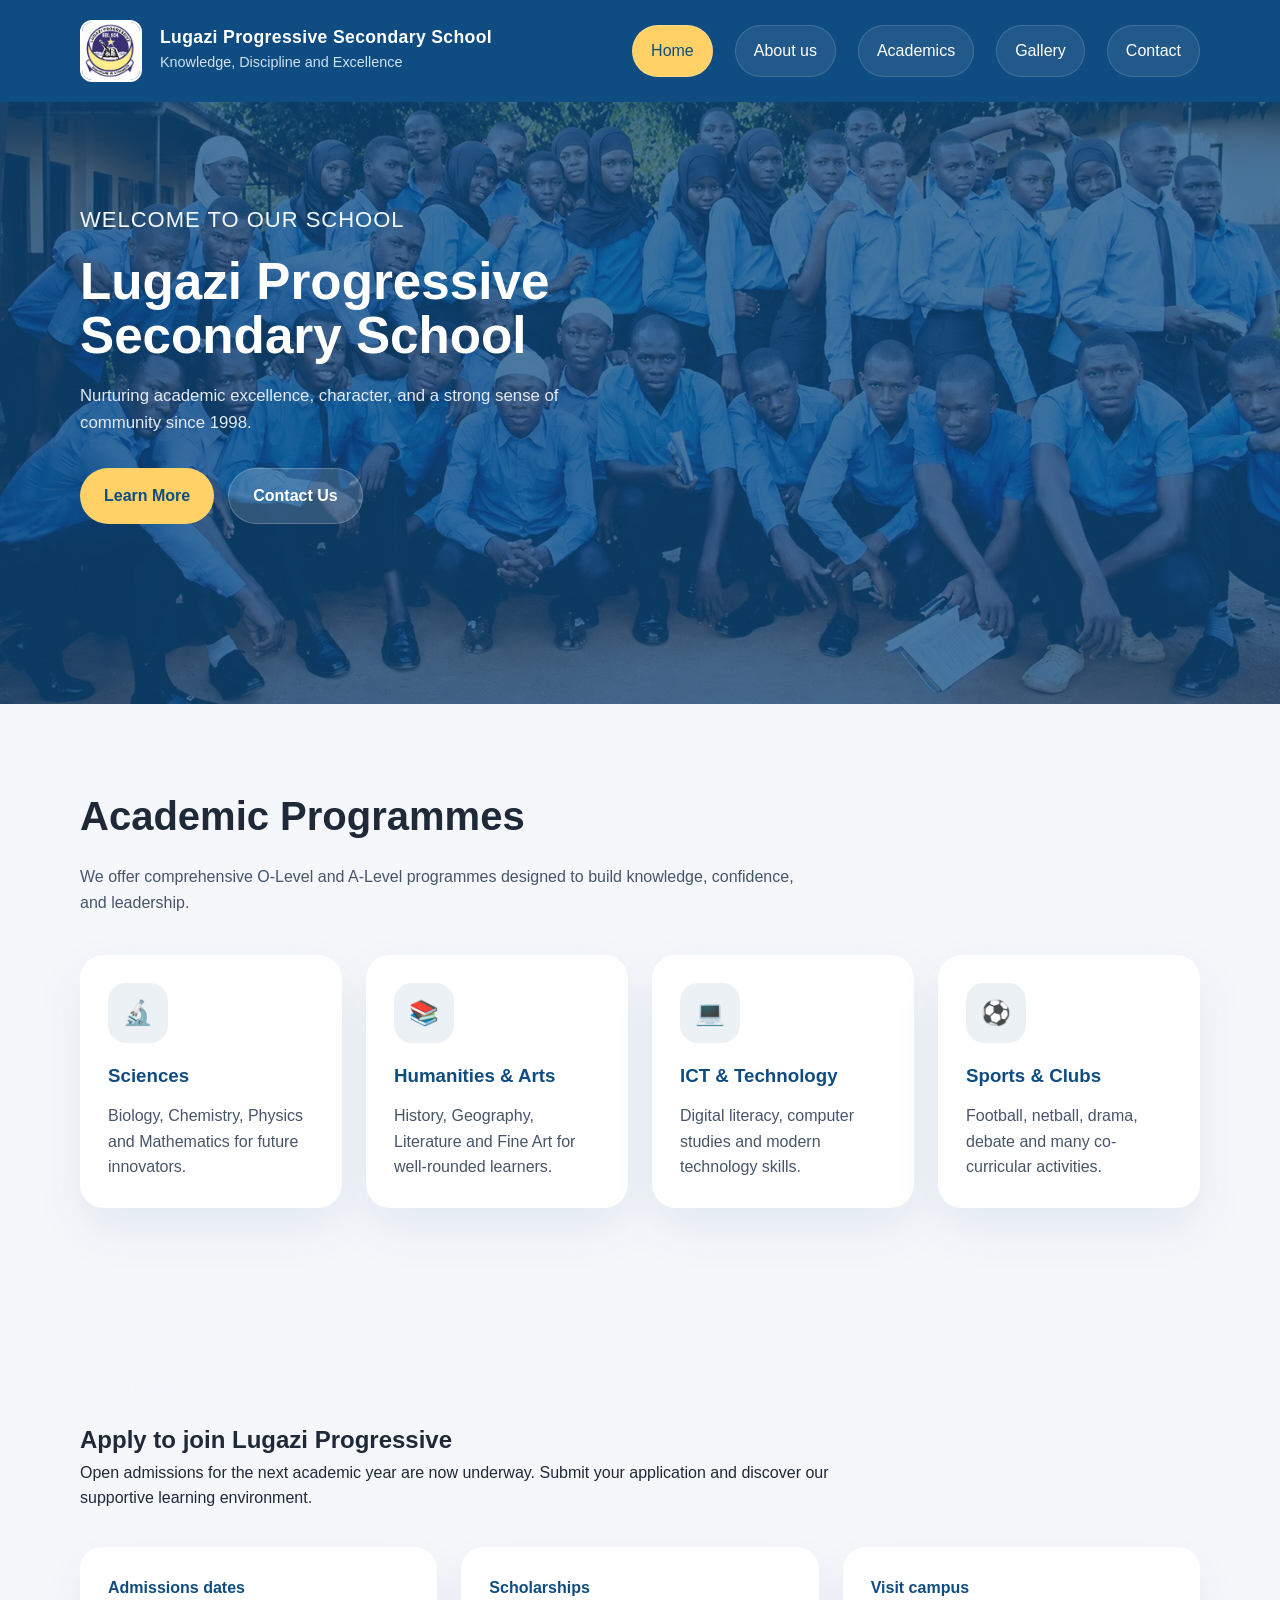
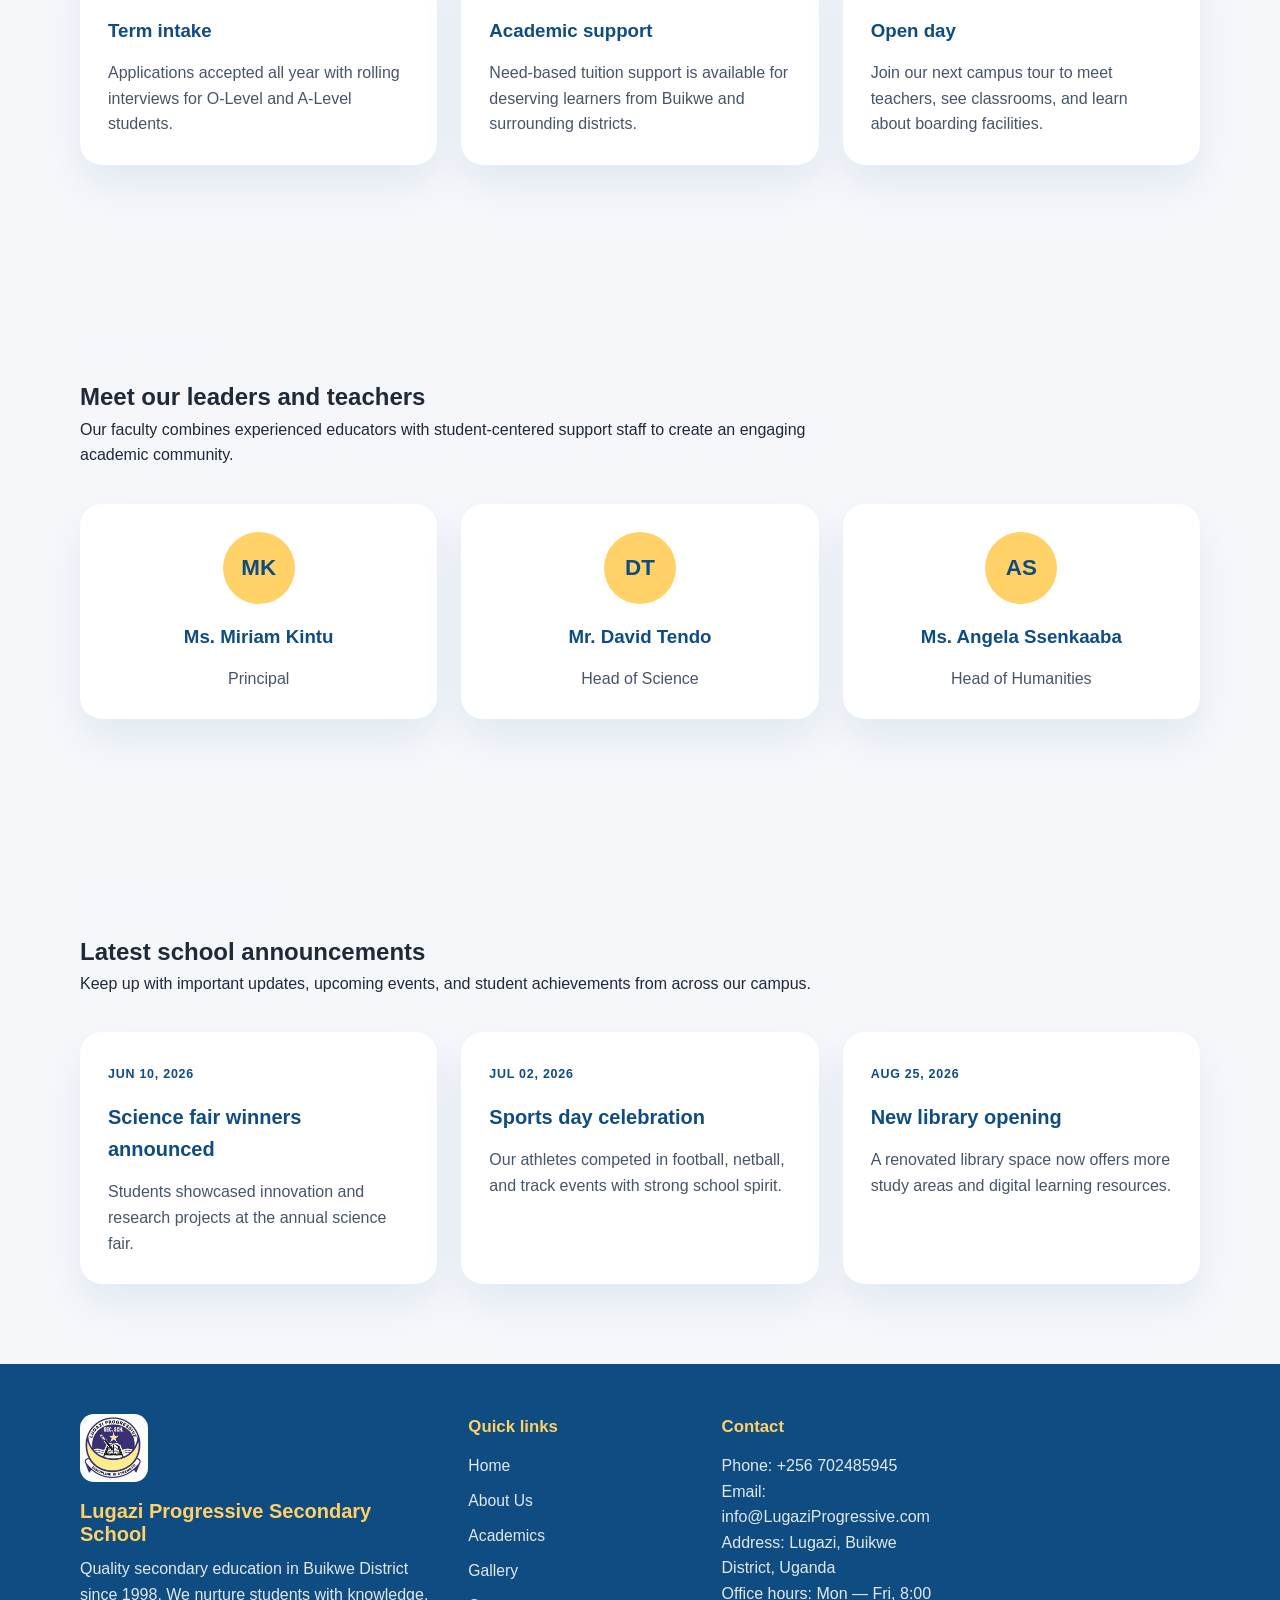
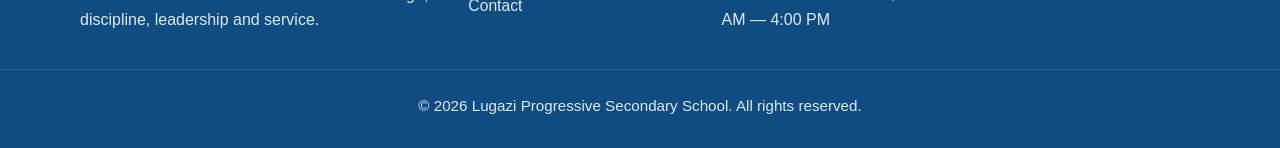
<file: blessedbackup/index.html>
<!doctype html>
<html lang="en">
  <head>
    <meta charset="UTF-8" />
    <meta name="viewport" content="width=device-width, initial-scale=1.0" />
    <title>Lugazi Progressive Secondary School</title>
    <link rel="stylesheet" href="Assets/css/style.css" />
    <script src="./Assets/js/"></script>
  </head>

  <body class="page-home">
    <nav>
      <div class="container">
        <div class="logo">
          <div class="logo-img">
            <img src="./Assets/img/school logo.jpeg" alt="School logo" />
          </div>
          <div class="logo-text">
            <h1>Lugazi Progressive Secondary School</h1>
            <p>Knowledge, Discipline and Excellence</p>
          </div>
        </div>
        <div class="nav-items">
          <a href="./index.html" class="nav-link home-link">Home</a>
          <a href="./AboutUs.html" class="nav-link about-link">About us</a>
          <a href="./Academics.html" class="nav-link academics-link">Academics</a>
          <a href="./Gallery.html" class="nav-link gallery-link">Gallery</a>
          <a href="./ContactUs.html" class="nav-link contact-link">Contact</a>
        </div>
      </div>
    </nav>

    <main>
      <section class="hero">
        <div class="container">
          <div class="hero-content">
            <p class="eyebrow">Welcome to our school</p>
            <h1>Lugazi Progressive Secondary School</h1>
            <p class="hero-copy">Nurturing academic excellence, character, and a strong sense of community since 1998.</p>
            <div class="hero-actions">
              <a class="btn btn-primary" href="./AboutUs.html">Learn More</a>
              <a class="btn btn-secondary" href="./ContactUs.html">Contact Us</a>
            </div>
          </div>
        </div>
      </section>

      <section class="programs-intro">
        <div class="container">
          <div class="programs-header">
            <h2>Academic Programmes</h2>
            <p>We offer comprehensive O-Level and A-Level programmes designed to build knowledge, confidence, and leadership.</p>
          </div>
          <div class="programs-grid">
            <article class="program-card">
              <span class="program-icon">🔬</span>
              <h3>Sciences</h3>
              <p>Biology, Chemistry, Physics and Mathematics for future innovators.</p>
            </article>
            <article class="program-card">
              <span class="program-icon">📚</span>
              <h3>Humanities & Arts</h3>
              <p>History, Geography, Literature and Fine Art for well-rounded learners.</p>
            </article>
            <article class="program-card">
              <span class="program-icon">💻</span>
              <h3>ICT & Technology</h3>
              <p>Digital literacy, computer studies and modern technology skills.</p>
            </article>
            <article class="program-card">
              <span class="program-icon">⚽</span>
              <h3>Sports & Clubs</h3>
              <p>Football, netball, drama, debate and many co-curricular activities.</p>
            </article>
          </div>
        </div>
      </section>

      <section class="admissions-highlights">
        <div class="container">
          <div class="section-head">
            <p class="eyebrow">Admissions</p>
            <h2>Apply to join Lugazi Progressive</h2>
            <p>Open admissions for the next academic year are now underway. Submit your application and discover our supportive learning environment.</p>
          </div>
          <div class="admissions-grid">
            <article class="admission-card">
              <span>Admissions dates</span>
              <h3>Term intake</h3>
              <p>Applications accepted all year with rolling interviews for O-Level and A-Level students.</p>
            </article>
            <article class="admission-card">
              <span>Scholarships</span>
              <h3>Academic support</h3>
              <p>Need-based tuition support is available for deserving learners from Buikwe and surrounding districts.</p>
            </article>
            <article class="admission-card">
              <span>Visit campus</span>
              <h3>Open day</h3>
              <p>Join our next campus tour to meet teachers, see classrooms, and learn about boarding facilities.</p>
            </article>
          </div>
        </div>
      </section>

      <section class="team-section">
        <div class="container">
          <div class="section-head">
            <p class="eyebrow">Our team</p>
            <h2>Meet our leaders and teachers</h2>
            <p>Our faculty combines experienced educators with student-centered support staff to create an engaging academic community.</p>
          </div>
          <div class="team-grid">
            <article class="team-card">
              <div class="team-avatar">MK</div>
              <h3>Ms. Miriam Kintu</h3>
              <p>Principal</p>
            </article>
            <article class="team-card">
              <div class="team-avatar">DT</div>
              <h3>Mr. David Tendo</h3>
              <p>Head of Science</p>
            </article>
            <article class="team-card">
              <div class="team-avatar">AS</div>
              <h3>Ms. Angela Ssenkaaba</h3>
              <p>Head of Humanities</p>
            </article>
          </div>
        </div>
      </section>

      <section class="news-section">
        <div class="container">
          <div class="section-head">
            <p class="eyebrow">News & events</p>
            <h2>Latest school announcements</h2>
            <p>Keep up with important updates, upcoming events, and student achievements from across our campus.</p>
          </div>
          <div class="news-grid">
            <article class="news-card">
              <span class="news-date">Jun 10, 2026</span>
              <h3>Science fair winners announced</h3>
              <p>Students showcased innovation and research projects at the annual science fair.</p>
            </article>
            <article class="news-card">
              <span class="news-date">Jul 02, 2026</span>
              <h3>Sports day celebration</h3>
              <p>Our athletes competed in football, netball, and track events with strong school spirit.</p>
            </article>
            <article class="news-card">
              <span class="news-date">Aug 25, 2026</span>
              <h3>New library opening</h3>
              <p>A renovated library space now offers more study areas and digital learning resources.</p>
            </article>
          </div>
        </div>
      </section>
    </main>

     <div id="footer-container">
       <script src="Assets/js/footer.js"></script>
       <footer class="site-footer">
        <div class="footer-top">
          <div class="footer-brand">
            <div class="footer-logo">
              <img src="./Assets/img/school logo.jpeg" alt="School logo" />
            </div>
            <h2>Lugazi Progressive Secondary School</h2>
            <p>Quality secondary education in Buikwe District since 1998. We nurture students with knowledge, discipline, leadership and service.</p>
            <!-- <div class="footer-social">
              <a href="#" aria-label="X">𝕏</a>
              <a href="#" aria-label="Facebook">f</a>
              <a href="#" aria-label="LinkedIn">in</a>
              <a href="#" aria-label="YouTube">▶</a>
            </div> -->
          </div>
          <div class="footer-col">
            <h3>Quick links</h3>
            <ul>
              <li><a href="./index.html">Home</a></li>
              <li><a href="./AboutUs.html">About Us</a></li>
              <li><a href="./Academics.html">Academics</a></li>
              <li><a href="./Gallery.html">Gallery</a></li>
              <li><a href="./ContactUs.html">Contact</a></li>
            </ul>
          </div>
          <div class="footer-col footer-contact">
            <h3>Contact</h3>
            <p>Phone: +256 702485945</p>
            <p>Email: info@LugaziProgressive.com</p>
            <p>Address: Lugazi, Buikwe District, Uganda</p>
            <p>Office hours: Mon — Fri, 8:00 AM — 4:00 PM</p>
          </div>
        </div>
        
        <div class="footer-bottom">
          <p>© 2026 Lugazi Progressive Secondary School. All rights reserved.</p>
        </div>
      </footer>
      
     </div>
  </body>
</html>
</file>
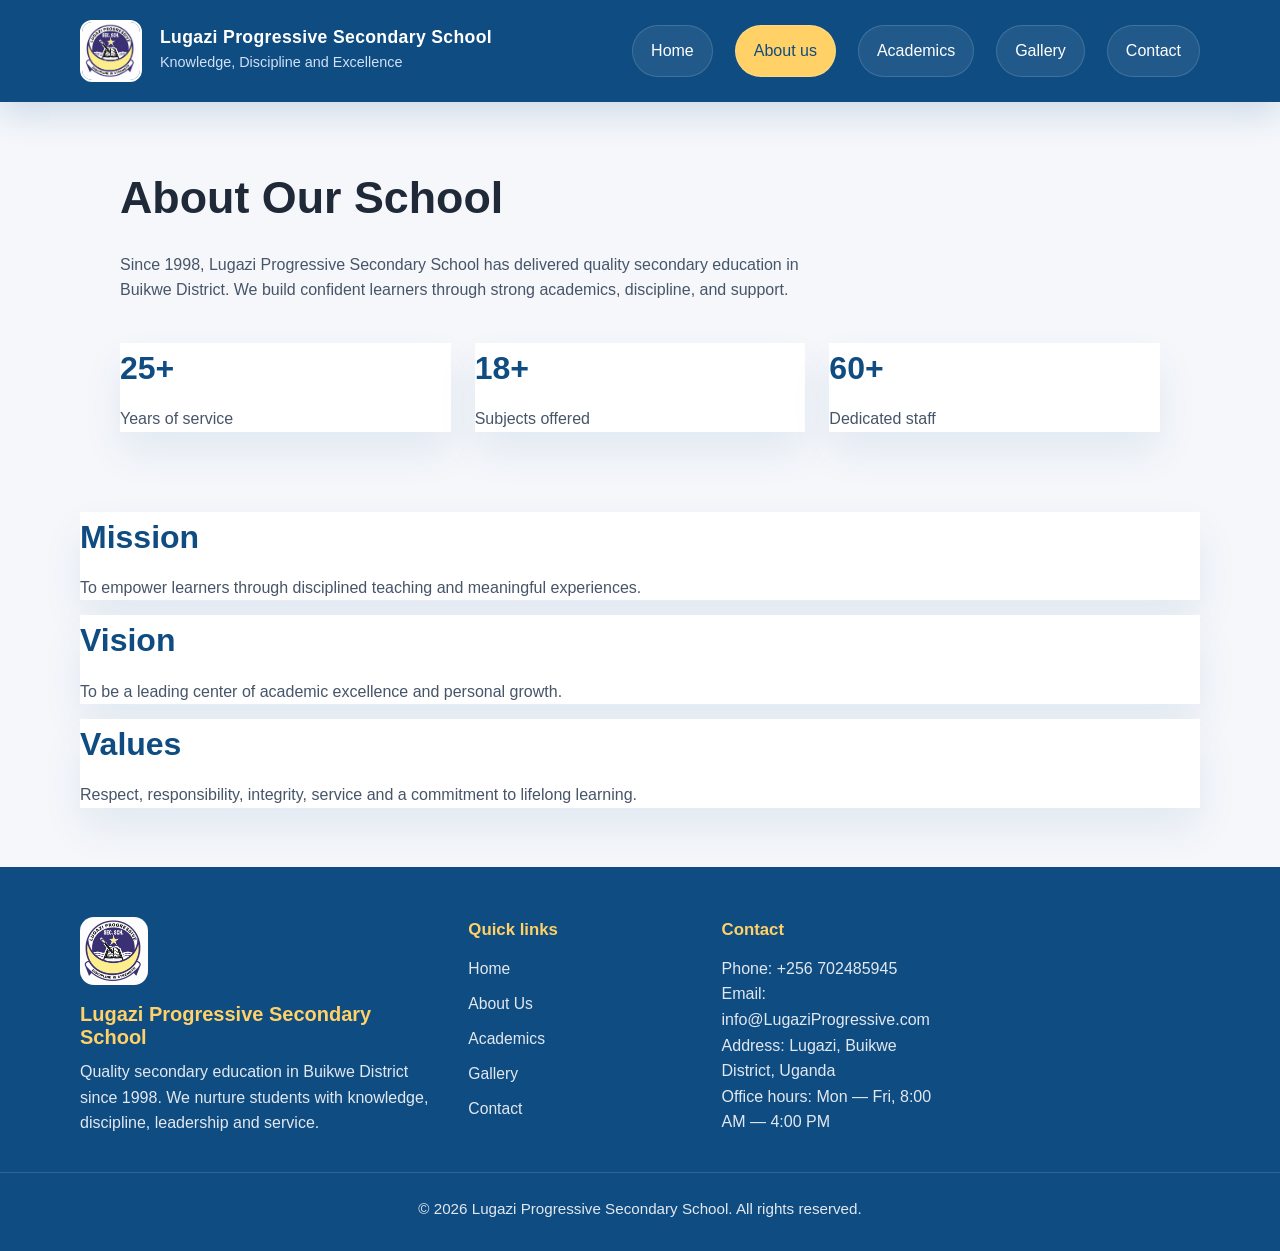
<file: blessedbackup/AboutUs.html>
<!DOCTYPE html>
<html lang="en">

<head>
    <meta charset="UTF-8" />
    <meta name="viewport" content="width=device-width, initial-scale=1.0" />
    <title>About Us — Lugazi Progressive Secondary School</title>
    <link rel="stylesheet" href="Assets/css/style.css">
</head>

<body class="page-about">
    <nav>
      <div class="container">
        <div class="logo">
          <div class="logo-img">
            <img src="./Assets/img/school logo.jpeg" alt="School logo" />
          </div>
          <div class="logo-text">
            <h1>Lugazi Progressive Secondary School</h1>
            <p>Knowledge, Discipline and Excellence</p>
          </div>
        </div>
        <div class="nav-items">
          <a href="./index.html" class="nav-link home-link">Home</a>
          <a href="./AboutUs.html" class="nav-link about-link">About us</a>
          <a href="./Academics.html" class="nav-link academics-link">Academics</a>
          <a href="./Gallery.html" class="nav-link gallery-link">Gallery</a>
          <a href="./ContactUs.html" class="nav-link contact-link">Contact</a>
        </div>
      </div>
    </nav>

    <main>
        <section class="about-hero">
          <div class="container">
          <div class="container">
          <div class="container">
            <div class="about-intro">
                <h1>About Our School</h1>
                <p>Since 1998, Lugazi Progressive Secondary School has delivered quality secondary education in Buikwe District. We build confident learners through strong academics, discipline, and support.</p>
            </div>
            <div class="about-stats">
                <div class="stat-card">
                    <strong>25+</strong>
                    <span>Years of service</span>
                </div>
                <div class="stat-card">
                    <strong>18+</strong>
                    <span>Subjects offered</span>
                </div>
                <div class="stat-card">
                    <strong>60+</strong>
                    <span>Dedicated staff</span>
                </div>
            </div>
          </div>
          </div>
          </div>
        </section>

        <section class="school-values">
          <div class="container">
            <div class="value-card">
                <h2>Mission</h2>
                <p>To empower learners through disciplined teaching and meaningful experiences.</p>
            </div>
            <div class="value-card">
                <h2>Vision</h2>
                <p>To be a leading center of academic excellence and personal growth.</p>
            </div>
            <div class="value-card">
                <h2>Values</h2>
                <p>Respect, responsibility, integrity, service and a commitment to lifelong learning.</p>
            </div>
          </div>
        </section>
    </main>

      <div id="footer-container">
       <script src="Assets/js/footer.js"></script>
       <footer class="site-footer">
        <div class="footer-top">
          <div class="footer-brand">
            <div class="footer-logo">
              <img src="./Assets/img/school logo.jpeg" alt="School logo" />
            </div>
            <h2>Lugazi Progressive Secondary School</h2>
            <p>Quality secondary education in Buikwe District since 1998. We nurture students with knowledge, discipline, leadership and service.</p>
            <!-- <div class="footer-social">
              <a href="#" aria-label="X">𝕏</a>
              <a href="#" aria-label="Facebook">f</a>
              <a href="#" aria-label="LinkedIn">in</a>
              <a href="#" aria-label="YouTube">▶</a>
            </div> -->
          </div>
          <div class="footer-col">
            <h3>Quick links</h3>
            <ul>
              <li><a href="./index.html">Home</a></li>
              <li><a href="./AboutUs.html">About Us</a></li>
              <li><a href="./Academics.html">Academics</a></li>
              <li><a href="./Gallery.html">Gallery</a></li>
              <li><a href="./ContactUs.html">Contact</a></li>
            </ul>
          </div>
          <div class="footer-col footer-contact">
            <h3>Contact</h3>
            <p>Phone: +256 702485945</p>
            <p>Email: info@LugaziProgressive.com</p>
            <p>Address: Lugazi, Buikwe District, Uganda</p>
            <p>Office hours: Mon — Fri, 8:00 AM — 4:00 PM</p>
          </div>
        </div>
        
        <div class="footer-bottom">
          <p>© 2026 Lugazi Progressive Secondary School. All rights reserved.</p>
        </div>
      </footer>
      
     </div>
</html>
</file>
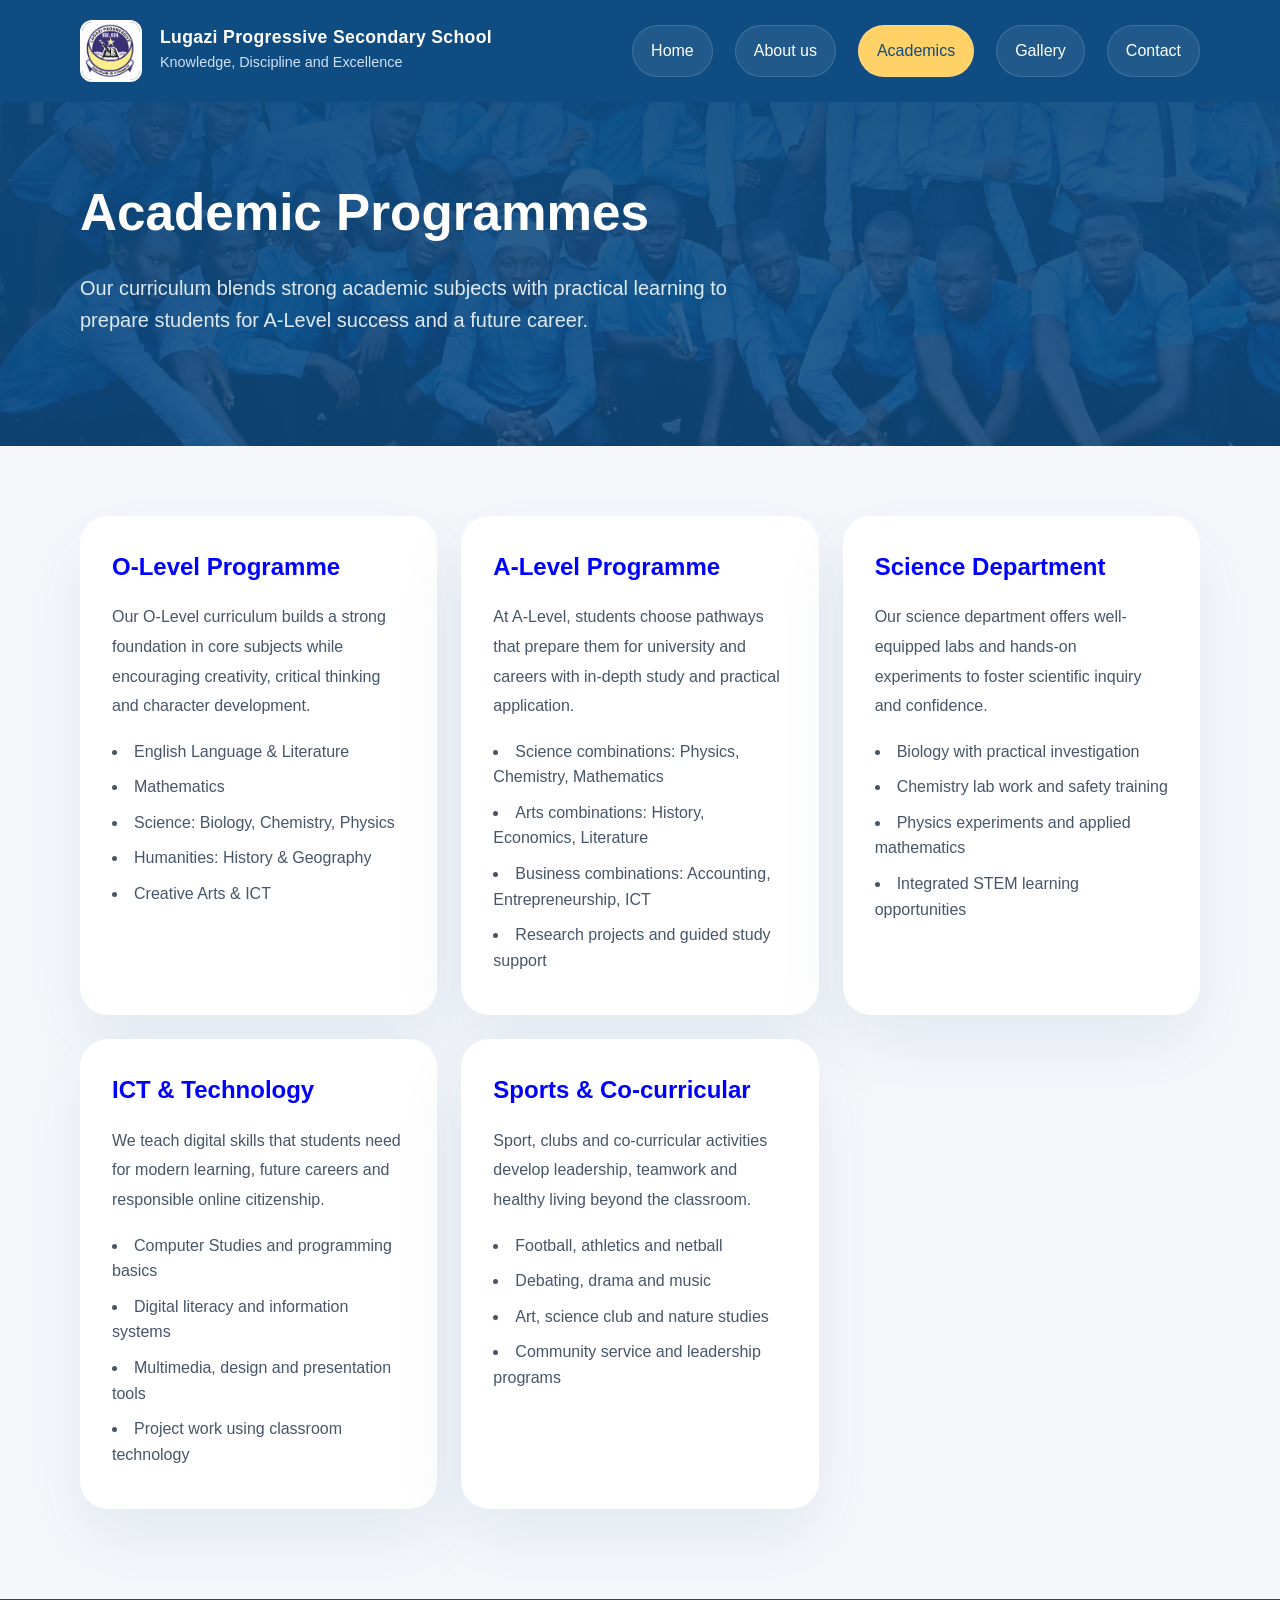
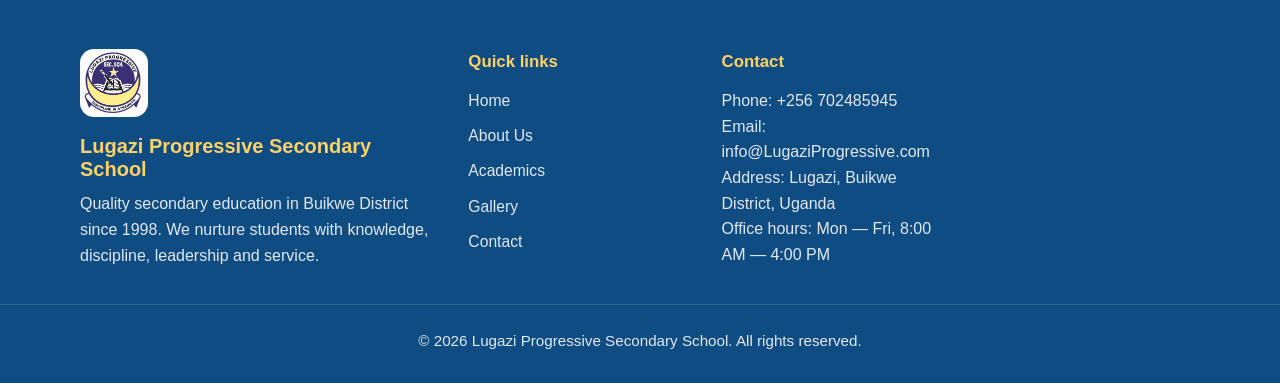
<file: blessedbackup/Academics.html>
<!DOCTYPE html>
<html lang="en">

<head>
    <meta charset="UTF-8" />
    <meta name="viewport" content="width=device-width, initial-scale=1.0" />
    <title>Academics — Lugazi Progressive Secondary School</title>
    <link rel="stylesheet" href="Assets/css/style.css">
</head>

<body class="page-academics">
    <nav>
      <div class="container">
        <div class="logo">
          <div class="logo-img">
            <img src="./Assets/img/school logo.jpeg" alt="School logo" />
          </div>
          <div class="logo-text">
            <h1>Lugazi Progressive Secondary School</h1>
            <p>Knowledge, Discipline and Excellence</p>
          </div>
        </div>
        <div class="nav-items">
          <a href="./index.html" class="nav-link home-link">Home</a>
          <a href="./AboutUs.html" class="nav-link about-link">About us</a>
          <a href="./Academics.html" class="nav-link academics-link">Academics</a>
          <a href="./Gallery.html" class="nav-link gallery-link">Gallery</a>
          <a href="./ContactUs.html" class="nav-link contact-link">Contact</a>
        </div>
      </div>
    </nav>

    <main>
        <section class="academics-hero">
          <div class="container">
            <div class="academics-intro">
                <h1>Academic Programmes</h1>
                <p>Our curriculum blends strong academic subjects with practical learning to prepare students for A-Level success and a future career.</p>
            </div>
          </div>
        </section>

        <section class="course-sections">
          <div class="container">
            <article class="course-summary">
              <h2>O-Level Programme</h2>
              <p>Our O-Level curriculum builds a strong foundation in core subjects while encouraging creativity, critical thinking and character development.</p>
              <ul>
                <li>English Language & Literature</li>
                <li>Mathematics</li>
                <li>Science: Biology, Chemistry, Physics</li>
                <li>Humanities: History & Geography</li>
                <li>Creative Arts & ICT</li>
              </ul>
            </article>

            <article class="course-summary">
              <h2>A-Level Programme</h2>
              <p>At A-Level, students choose pathways that prepare them for university and careers with in-depth study and practical application.</p>
              <ul>
                <li>Science combinations: Physics, Chemistry, Mathematics</li>
                <li>Arts combinations: History, Economics, Literature</li>
                <li>Business combinations: Accounting, Entrepreneurship, ICT</li>
                <li>Research projects and guided study support</li>
              </ul>
            </article>

            <article class="course-summary">
              <h2>Science Department</h2>
              <p>Our science department offers well-equipped labs and hands-on experiments to foster scientific inquiry and confidence.</p>
              <ul>
                <li>Biology with practical investigation</li>
                <li>Chemistry lab work and safety training</li>
                <li>Physics experiments and applied mathematics</li>
                <li>Integrated STEM learning opportunities</li>
              </ul>
            </article>

            <article class="course-summary">
              <h2>ICT & Technology</h2>
              <p>We teach digital skills that students need for modern learning, future careers and responsible online citizenship.</p>
              <ul>
                <li>Computer Studies and programming basics</li>
                <li>Digital literacy and information systems</li>
                <li>Multimedia, design and presentation tools</li>
                <li>Project work using classroom technology</li>
              </ul>
            </article>

            <article class="course-summary">
              <h2>Sports & Co-curricular</h2>
              <p>Sport, clubs and co-curricular activities develop leadership, teamwork and healthy living beyond the classroom.</p>
              <ul>
                <li>Football, athletics and netball</li>
                <li>Debating, drama and music</li>
                <li>Art, science club and nature studies</li>
                <li>Community service and leadership programs</li>
              </ul>
            </article>
          </div>
        </section>
    </main>

     <div id="footer-container">
       <script src="Assets/js/footer.js"></script>
       <footer class="site-footer">
        <div class="footer-top">
          <div class="footer-brand">
            <div class="footer-logo">
              <img src="./Assets/img/school logo.jpeg" alt="School logo" />
            </div>
            <h2>Lugazi Progressive Secondary School</h2>
            <p>Quality secondary education in Buikwe District since 1998. We nurture students with knowledge, discipline, leadership and service.</p>
            <!-- <div class="footer-social">
              <a href="#" aria-label="X">𝕏</a>
              <a href="#" aria-label="Facebook">f</a>
              <a href="#" aria-label="LinkedIn">in</a>
              <a href="#" aria-label="YouTube">▶</a>
            </div> -->
          </div>
          <div class="footer-col">
            <h3>Quick links</h3>
            <ul>
              <li><a href="./index.html">Home</a></li>
              <li><a href="./AboutUs.html">About Us</a></li>
              <li><a href="./Academics.html">Academics</a></li>
              <li><a href="./Gallery.html">Gallery</a></li>
              <li><a href="./ContactUs.html">Contact</a></li>
            </ul>
          </div>
          <div class="footer-col footer-contact">
            <h3>Contact</h3>
            <p>Phone: +256 702485945</p>
            <p>Email: info@LugaziProgressive.com</p>
            <p>Address: Lugazi, Buikwe District, Uganda</p>
            <p>Office hours: Mon — Fri, 8:00 AM — 4:00 PM</p>
          </div>
        </div>
        
        <div class="footer-bottom">
          <p>© 2026 Lugazi Progressive Secondary School. All rights reserved.</p>
        </div>
      </footer>
      
     </div>
</body>
</html>
</file>
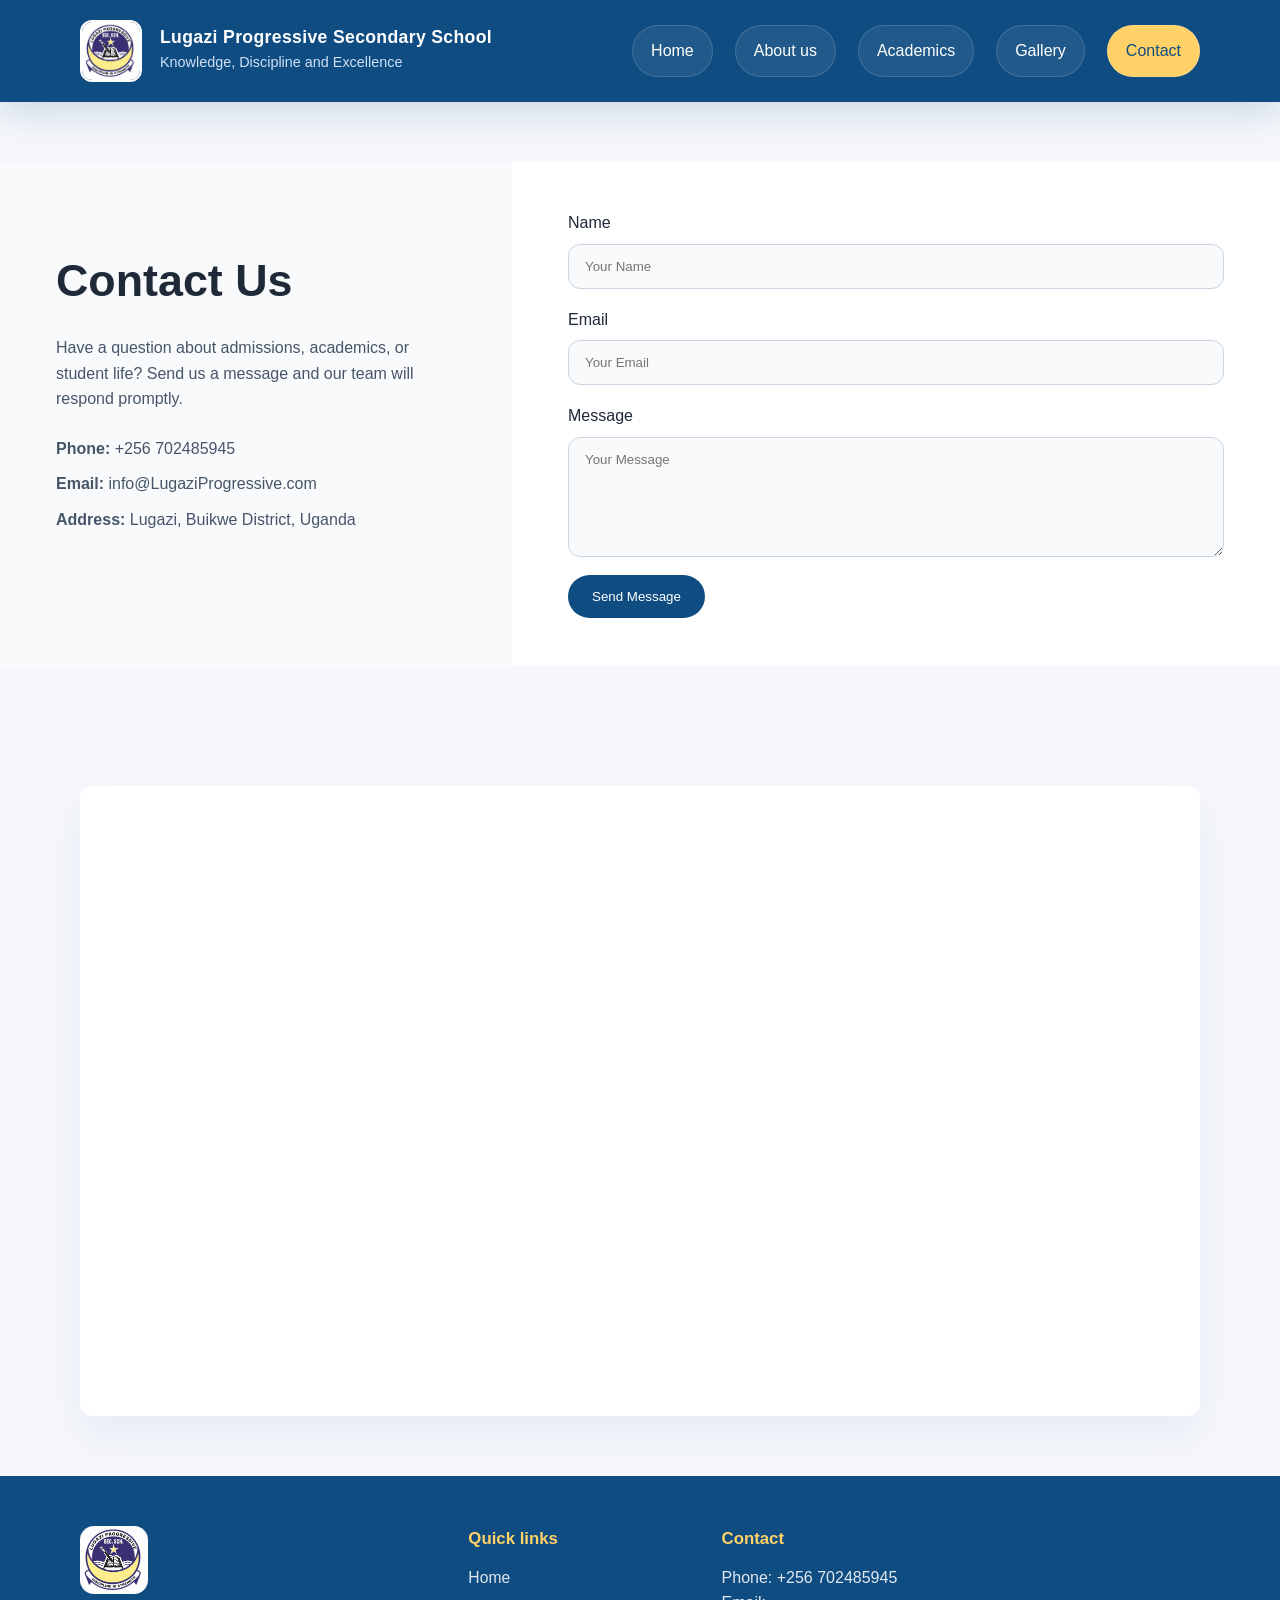
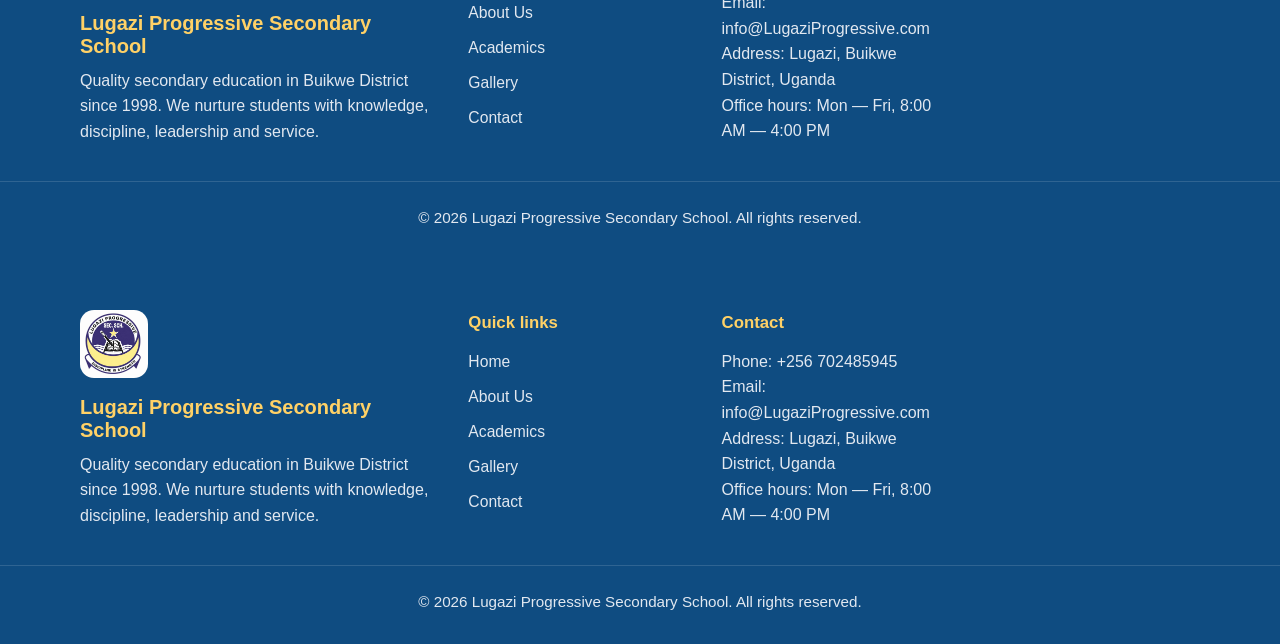
<file: blessedbackup/ContactUs.html>
<!doctype html>
<html lang="en">
  <head>
    <meta charset="UTF-8" />
    <meta name="viewport" content="width=device-width, initial-scale=1.0" />
    <title>Contact Us — Lugazi Progressive Secondary School</title>
    <link rel="stylesheet" href="Assets/css/style.css" />
  </head>

<body class="page-contact">
    <nav>
      <div class="container">
        <div class="logo">
          <div class="logo-img">
            <img src="./Assets/img/school logo.jpeg" alt="School logo" />
          </div>
          <div class="logo-text">
            <h1>Lugazi Progressive Secondary School</h1>
            <p>Knowledge, Discipline and Excellence</p>
          </div>
        </div>
        <div class="nav-items">
          <a href="./index.html" class="nav-link home-link">Home</a>
          <a href="./AboutUs.html" class="nav-link about-link">About us</a>
          <a href="./Academics.html" class="nav-link academics-link">Academics</a>
          <a href="./Gallery.html" class="nav-link gallery-link">Gallery</a>
          <a href="./ContactUs.html" class="nav-link contact-link">Contact</a>
        </div>
      </div>
    </nav>
    <main>
      <section class="contact-page">
        <div class="contact-row">
          <div class="contact-left">
            <div class="contact-info">
              <h1>Contact Us</h1>
              <p>Have a question about admissions, academics, or student life? Send us a message and our team will respond promptly.</p>
              <ul>
                <li><strong>Phone:</strong> +256 702485945</li>
                <li><strong>Email:</strong> info@LugaziProgressive.com</li>
                <li><strong>Address:</strong> Lugazi, Buikwe District, Uganda</li>
              </ul>
            </div>
          </div>
          <div class="contact-right">
            <div class="contact-form">
              <form>
                <label>
                  Name
                  <input type="text" placeholder="Your Name" required>
                </label>
                <label>
                  Email
                  <input type="email" placeholder="Your Email" required>
                </label>
                <label>
                  Message
                  <textarea rows="6" placeholder="Your Message" required></textarea>
                </label>
                <button type="submit">Send Message</button>
              </form>
            </div>
          </div>
        </div>
      </section>
      <section class="map-section">
        <div class="container">
          <div class="map-responsive">
            <iframe
              src="https://www.google.com/maps/embed?pb=!1m18!1m12!1m3!1d4710.489971248489!2d32.925344418669155!3d0.3645657678363185!2m3!1f0!2f0!3f0!3m2!1i1024!2i768!4f13.1!3m3!1m2!1s0x177dda93bbc9e84b%3A0xdf28d5d7c43ffb9!2sLugazi%20Progressive%20Secondary%20School!5e0!3m2!1sen!2sug!4v1782146062129!5m2!1sen!2sug"
              width="800"
              height="600"
              style="border: 0"
              allowfullscreen=""
              loading="lazy"
              referrerpolicy="no-referrer-when-downgrade"
            ></iframe>
          </div>
        </div>
      </section>
    </main>

     <div id="footer-container"></div>
    <script src="Assets/js/footer.js"></script>
    <footer class="site-footer">
      <div class="footer-top">
        <div class="footer-brand">
          <div class="footer-logo">
            <img src="./Assets/img/school logo.jpeg" alt="School logo" />
          </div>
          <h2>Lugazi Progressive Secondary School</h2>
          <p>Quality secondary education in Buikwe District since 1998. We nurture students with knowledge, discipline, leadership and service.</p>
          <!-- <div class="footer-social">
            <a href="#" aria-label="X">𝕏</a>
            <a href="#" aria-label="Facebook">f</a>
            <a href="#" aria-label="LinkedIn">in</a>
            <a href="#" aria-label="YouTube">▶</a>
          </div> -->
        </div>
        <div class="footer-col">
          <h3>Quick links</h3>
          <ul>
            <li><a href="./index.html">Home</a></li>
            <li><a href="./AboutUs.html">About Us</a></li>
            <li><a href="./Academics.html">Academics</a></li>
            <li><a href="./Gallery.html">Gallery</a></li>
            <li><a href="./ContactUs.html">Contact</a></li>
          </ul>
        </div>
        <div class="footer-col footer-contact">
          <h3>Contact</h3>
          <p>Phone: +256 702485945</p>
          <p>Email: info@LugaziProgressive.com</p>
          <p>Address: Lugazi, Buikwe District, Uganda</p>
          <p>Office hours: Mon — Fri, 8:00 AM — 4:00 PM</p>
        </div>
      </div>
      
      <div class="footer-bottom">
        <p>© 2026 Lugazi Progressive Secondary School. All rights reserved.</p>
      </div>
    </footer>
    
  </body>
</html>
</file>
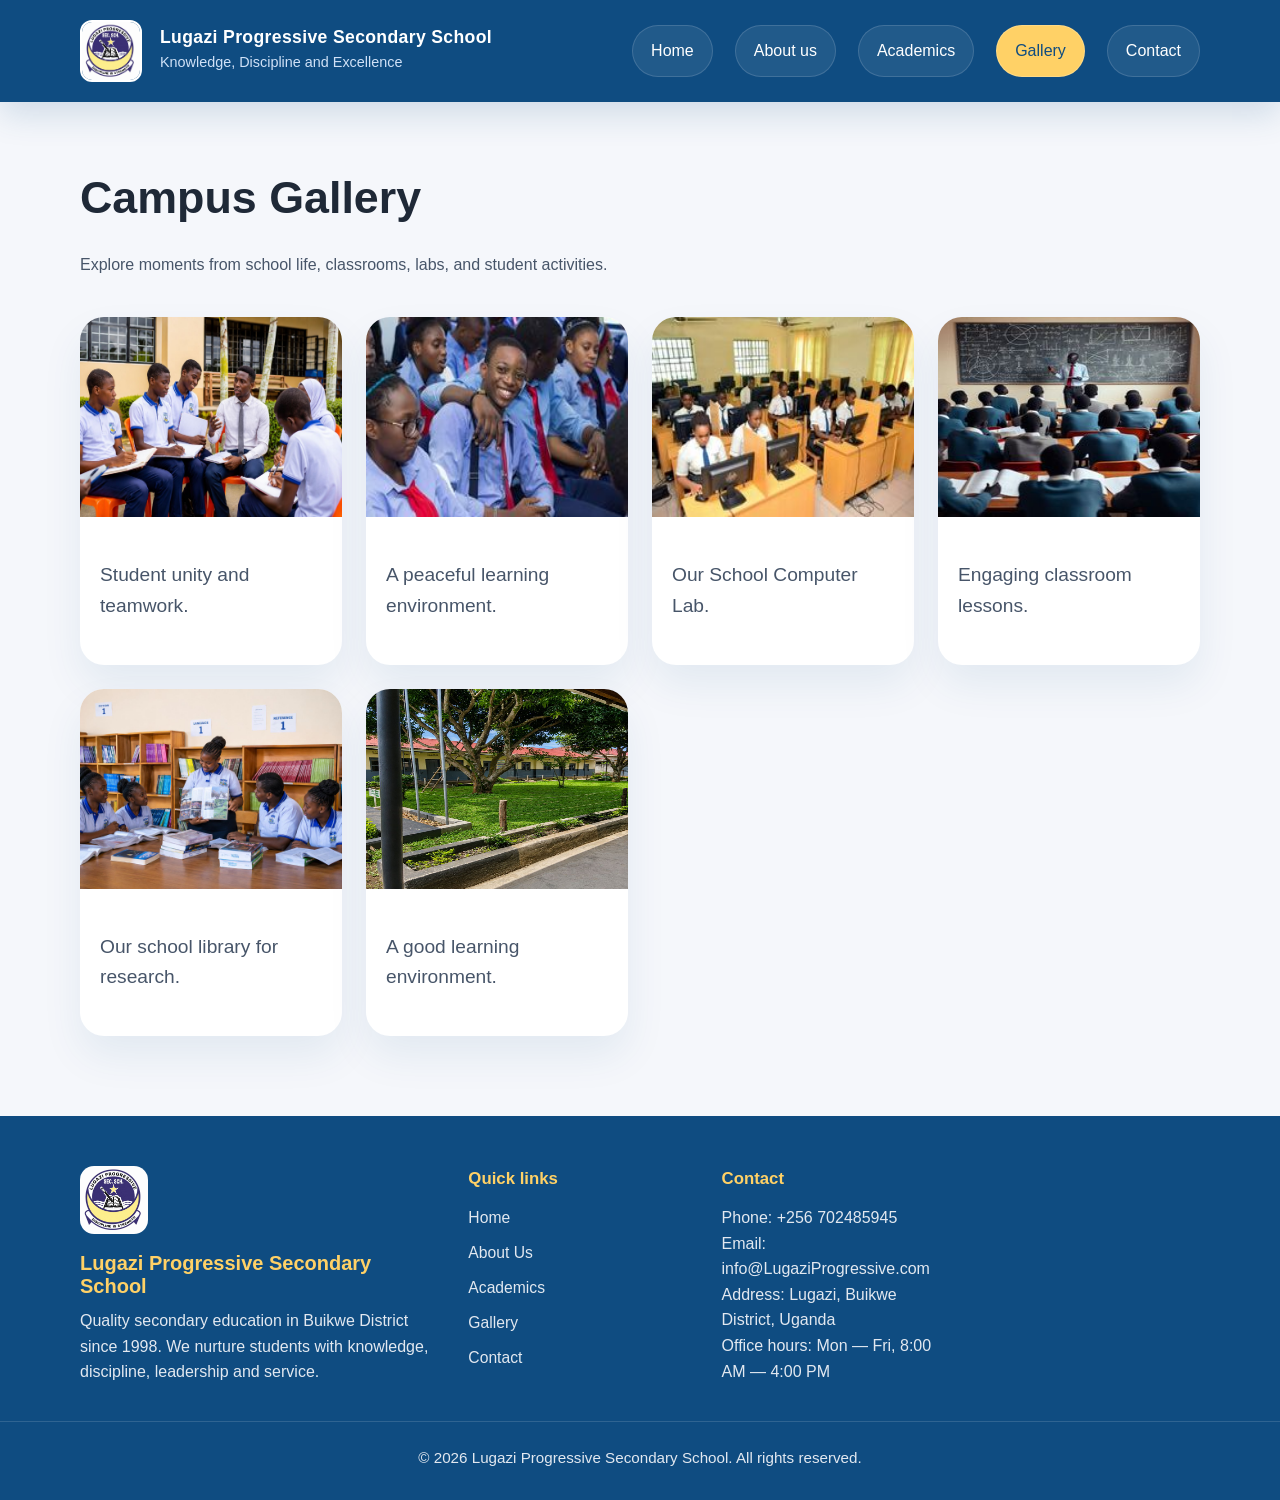
<file: blessedbackup/Gallery.html>
<!DOCTYPE html>
<html lang="en">

<head>
    <meta charset="UTF-8" />
    <meta name="viewport" content="width=device-width, initial-scale=1.0" />
    <title>Gallery — Lugazi Progressive Secondary School</title>
    <link rel="stylesheet" href="Assets/css/style.css">
</head>

<body class="page-gallery">
    <nav>
      <div class="container">
        <div class="logo">
          <div class="logo-img">
            <img src="./Assets/img/school logo.jpeg" alt="School logo" />
          </div>
          <div class="logo-text">
            <h1>Lugazi Progressive Secondary School</h1>
            <p>Knowledge, Discipline and Excellence</p>
          </div>
        </div>
        <div class="nav-items">
          <a href="./index.html" class="nav-link home-link">Home</a>
          <a href="./AboutUs.html" class="nav-link about-link">About us</a>
          <a href="./Academics.html" class="nav-link academics-link">Academics</a>
          <a href="./Gallery.html" class="nav-link gallery-link">Gallery</a>
          <a href="./ContactUs.html" class="nav-link contact-link">Contact</a>
        </div>
      </div>
    </nav>

    <main>
        <section class="gallery-page">
          <div class="container">
            <div class="gallery-header">
                <h1>Campus Gallery</h1>
                <p>Explore moments from school life, classrooms, labs, and student activities.</p>
            </div>
            <div class="gallery-grid">
                <figure>
                    <img src="./Assets/img/group.jpeg" alt="School unity" />
                    <figcaption>Student unity and teamwork.</figcaption>
                </figure>
                <figure>
                    <img src="./Assets/img/peace.jpg" alt="Peace at school" />
                    <figcaption>A peaceful learning environment.</figcaption>
                </figure>
                <figure>
                    <img src="./Assets/img/library.jpg" alt="School library" />
                    <figcaption>Our School Computer Lab.</figcaption>
                </figure>
                <figure>
                    <img src="./Assets/img/class.jpg" alt="Classroom learning" />
                    <figcaption>Engaging classroom lessons.</figcaption>
                </figure>
                <figure>
                    <img src="./Assets/img/maktaba.jpeg" alt="School community" />
                    <figcaption>Our school library for research.</figcaption>
                </figure>
                <figure>
                    <img src="./Assets/img/green.jpeg" alt="Student research" />
                    <figcaption>A good learning environment.</figcaption>
                </figure>
            </div>
          </div>
        </section>
    </main>

     <div id="footer-container">
       <script src="Assets/js/footer.js"></script>
       <footer class="site-footer">
        <div class="footer-top">
          <div class="footer-brand">
            <div class="footer-logo">
              <img src="./Assets/img/school logo.jpeg" alt="School logo" />
            </div>
            <h2>Lugazi Progressive Secondary School</h2>
            <p>Quality secondary education in Buikwe District since 1998. We nurture students with knowledge, discipline, leadership and service.</p>
            <!-- <div class="footer-social">
              <a href="#" aria-label="X">𝕏</a>
              <a href="#" aria-label="Facebook">f</a>
              <a href="#" aria-label="LinkedIn">in</a>
              <a href="#" aria-label="YouTube">▶</a>
            </div> -->
          </div>
          <div class="footer-col">
            <h3>Quick links</h3>
            <ul>
              <li><a href="./index.html">Home</a></li>
              <li><a href="./AboutUs.html">About Us</a></li>
              <li><a href="./Academics.html">Academics</a></li>
              <li><a href="./Gallery.html">Gallery</a></li>
              <li><a href="./ContactUs.html">Contact</a></li>
            </ul>
          </div>
          <div class="footer-col footer-contact">
            <h3>Contact</h3>
            <p>Phone: +256 702485945</p>
            <p>Email: info@LugaziProgressive.com</p>
            <p>Address: Lugazi, Buikwe District, Uganda</p>
            <p>Office hours: Mon — Fri, 8:00 AM — 4:00 PM</p>
          </div>
        </div>
        
        <div class="footer-bottom">
          <p>© 2026 Lugazi Progressive Secondary School. All rights reserved.</p>
        </div>
      </footer>
      
     </div>
</body>
</html>
</file>
<file: blessedbackup/Assets/css/style.css>
* {
    margin: 0;
    padding: 0;
    box-sizing: border-box;
}

html {
    scroll-behavior: smooth;
}

body {
    font-family: 'Segoe UI', Tahoma, Geneva, Verdana, sans-serif;
    line-height: 1.6;
    color: #1f2937;
    background: #f5f7fb;
}

img {
    max-width: 100%;
    display: block;
}

a {
    color: inherit;
    text-decoration: none;
}

button,
input,
textarea {
    font-family: inherit;
}

.container {
    width: min(1120px, calc(100% - 40px));
    margin: 0 auto;
}

nav {
    position: absolute;
    top: 0;
    left: 0;
    right: 0;
    width: 100%;
    z-index: 1000;
    background: #0f4c81;
    color: #fff;
    padding: 20px 0;
    box-shadow: 0 12px 32px rgba(15, 76, 129, 0.16);
}

body {
    padding-top: 82px;
}

nav .container {
    display: flex;
    align-items: center;
    justify-content: space-between;
    gap: 28px;
}

nav .logo {
    display: flex;
    align-items: center;
    gap: 18px;
}

nav .logo-img img {
    width: 62px;
    border-radius: 12px;
    border: 2px solid #fff;
}

nav .logo-text {
    display: flex;
    flex-direction: column;
    gap: 4px;
}

nav .logo-text h1 {
    font-size: 1.1rem;
    line-height: 1.1;
    letter-spacing: 0.02em;
    margin: 0;
}

nav .logo-text p {
    margin: 0;
    font-size: 0.9rem;
    color: #dbeafe;
    opacity: 0.95;
}

.contact-page .contact-row {
    display: flex;
    flex-direction: row;
    width: 100%;
    min-height: 420px;
}

.contact-page .contact-left,
.contact-page .contact-right {
    display: flex;
    align-items: center;
}

.contact-page .contact-left {
    flex: 0 0 40%;
    padding: 48px 56px;
    background: #f8fafcfc;
}

.contact-page .contact-right {
    flex: 1 1 60%;
    padding: 48px 56px;
    background: #fff;
}

.contact-form {
    width: 100%;
    max-width: none;
}

.contact-form form {
    width: 100%;
}

@media (max-width: 980px) {
    .contact-page .contact-row {
        flex-direction: column;
    }
    .contact-page .contact-left,
    .contact-page .contact-right {
        align-items: stretch;
        flex: 1 1 100%;
    }
}

nav .nav-items {
    display: flex;
    flex-wrap: wrap;
    gap: 22px;
    align-items: center;
}

nav .nav-items a {
    display: inline-flex;
    align-items: center;
    justify-content: center;
    padding: 12px 18px;
    border-radius: 999px;
    background: rgba(255, 255, 255, 0.08);
    border: 1px solid rgba(255, 255, 255, 0.14);
    transition: background 0.25s ease, transform 0.2s ease, color 0.2s ease;
}

nav .nav-items a:hover,
nav .nav-items a:focus-visible {
    background: rgba(255, 255, 255, 0.18);
    color: #fff;
    transform: translateY(-1px);
}

body.page-home nav .nav-items .home-link,
body.page-about nav .nav-items .about-link,
body.page-academics nav .nav-items .academics-link,
body.page-gallery nav .nav-items .gallery-link,
body.page-contact nav .nav-items .contact-link {
    background: #ffd166;
    color: #0f4c81;
    border-color: rgba(255, 255, 255, 0.2);
}

.hero {
background-image: linear-gradient(rgba(15, 76, 129, 0.75), rgba(15, 76, 129, 0.75)), url("../img/background .jpeg");
    background-size: cover;
    background-position: center;
    color: #fff;
    padding: 120px 0 180px;
}

.hero .container {
    display: grid;
    gap: 30px;
}

.hero-content {
    max-width: 620px;
}

.eyebrow {
    text-transform: uppercase;
    letter-spacing: 1px;
    font-size: 22px;
    color: #f3f7fb;
    margin-bottom: 18px;
}

.hero-content h1 {
    font-size: clamp(2.9rem, 4vw, 4.8rem);
    line-height: 1.05;
    margin-bottom: 20px;
}

.hero-copy {
    max-width: 520px;
    margin-bottom: 32px;
    font-size: 1.05rem;
    color: #e2eaf6;
}

.hero-actions {
    display: flex;
    flex-wrap: wrap;
    gap: 14px;
}

.btn {
    display: inline-flex;
    align-items: center;
    justify-content: center;
    padding: 14px 24px;
    border-radius: 999px;
    font-weight: 700;
    transition: transform 0.2s ease, background 0.2s ease;
}

.btn:hover {
    transform: translateY(-1px);
}

.btn-primary {
    background: #ffd166;
    color: #0f4c81;
}

.btn-secondary {
    background: rgba(255, 255, 255, 0.15);
    color: #fff;
    border: 1px solid rgba(255, 255, 255, 0.22);
}

.programs-intro {
    padding: 80px 0;
}

.programs-header h2 {
    font-size: 2.5rem;
    margin-bottom: 16px;
}

.programs-header p {
    max-width: 720px;
    color: #475569;
}

.programs-grid {
    display: grid;
    grid-template-columns: repeat(auto-fit, minmax(240px, 1fr));
    gap: 24px;
    margin-top: 40px;
}

.program-card {
    background: #fff;
    border-radius: 24px;
    padding: 28px;
    box-shadow: 0 20px 50px rgba(15, 76, 129, 0.08);
}

.program-icon {
    display: inline-flex;
    align-items: center;
    justify-content: center;
    width: 60px;
    height: 60px;
    border-radius: 18px;
    background: rgba(15, 76, 129, 0.08);
    font-size: 1.5rem;
    margin-bottom: 18px;
}

.program-card h3 {
    margin-bottom: 12px;
    color: #0f4c81;
}

.program-card p {
    color: #475569;
}

.section-head {
    max-width: 760px;
    margin-bottom: 36px;
}

.admissions-highlights,
.team-section,
.news-section {
    padding: 80px 0;
}

.admissions-grid,
.team-grid,
.news-grid {
    display: grid;
    grid-template-columns: repeat(auto-fit, minmax(260px, 1fr));
    gap: 24px;
}

.admission-card,
.team-card,
.news-card {
    background: #fff;
    border-radius: 22px;
    padding: 28px;
    box-shadow: 0 20px 40px rgba(15, 76, 129, 0.08);
}

.admission-card span,
.team-card span,
.news-card .news-date {
    display: inline-block;
    margin-bottom: 16px;
    color: #0f4c81;
    font-weight: 700;
}

.admission-card h3,
.team-card h3,
.news-card h3 {
    margin-bottom: 14px;
    color: #0f4c81;
}

.admission-card p,
.team-card p,
.news-card p {
    color: #475569;
}

.team-card {
    text-align: center;
}

.team-avatar {
    width: 72px;
    height: 72px;
    margin: 0 auto 18px;
    display: inline-flex;
    align-items: center;
    justify-content: center;
    border-radius: 50%;
    background: #ffd166;
    color: #0f4c81;
    font-size: 1.4rem;
    font-weight: 700;
}

.news-card .news-date {
    text-transform: uppercase;
    letter-spacing: 0.06em;
    font-size: 0.78rem;
}

.news-card h3 {
    font-size: 1.25rem;
}

.about-hero,
.academics-hero,
.contact-page,
.gallery-page {
    padding: 80px 0;
}

.about-intro,
.academics-intro,
.contact-info,
.gallery-header {
    max-width: 720px;
    margin-bottom: 40px;
}

.about-intro h1,
.academics-intro h1,
.contact-info h1,
.gallery-header h1 {
    font-size: 2.8rem;
    margin-bottom: 18px;
}

.about-intro p,
.academics-intro p,
.contact-info p,
.gallery-header p {
    color: #475569;
    font-size: 1rem;
}

.about-stats,
.school-values,
.courses-grid,
.gallery-grid,
.contact-page {
    display: grid;
    gap: 24px;
}

.about-stats {
    grid-template-columns: repeat(auto-fit, minmax(220px, 1fr));
}

.stat-card,
.value-card,
.course-card {
    background: #fff;
    box-shadow: 0 20px 40px rgba(15, 76, 129, 0.08);
}

.stat-card strong,
.value-card h2 {
    display: block;
    font-size: 2rem;
    color: #0f4c81;
    margin-bottom: 12px;
}

.stat-card span,
.value-card p {
    color: #475569;
}

.school-values {
    grid-template-columns: repeat(auto-fit, minmax(260px, 1fr));
    margin-bottom: 44px;
}

.value-card{
    margin-bottom: 15px;
}
/* .course-card h2 {
    margin-bottom: 14px;
    color: #0f4c81;
} */

.course-card ul {
    list-style: disc inside;
    color: #475569;
    padding-left: 4px;
}

.gallery-grid {
    grid-template-columns: repeat(auto-fit, minmax(240px, 1fr));
}

.gallery-grid figure {
    background: #fff;
    border-radius: 24px;
    overflow: hidden;
    box-shadow: 0 20px 40px rgba(15, 76, 129, 0.08);
    overflow: hidden;
}

.gallery-grid figcaption {
    padding: 18px 20px;
    color: #475569;
    font-size: 1.2rem;
    font-weight: 500;
    margin-top: 25px;
    margin-bottom: 25px;
}
.gallery-grid figure img{
    overflow: hidden;
    width: 100%;
    height: 200px;

}

.academics-hero {
    background: linear-gradient(180deg, rgba(15, 76, 129, 0.92), rgba(15, 76, 129, 0.86)), url("../img/background .jpeg");
    background-size: cover;
    background-position: center;
    color: #fff;
    padding: 90px 0 70px;
}

.academics-hero .academics-intro h1 {
    font-size: clamp(2.5rem, 4vw, 3.6rem);
}

.academics-hero .academics-intro p {
    max-width: 720px;
    color: rgba(241, 245, 249, 0.92);
    font-size: 20px;
}

.course-sections {
    padding: 70px 0 90px;
}

.course-sections .container {
    display: grid;
    gap: 24px;
    grid-template-columns: repeat(auto-fit, minmax(300px, 1fr));
}

.course-summary {
    background: #fff;
    border-radius: 28px;
    padding: 32px;
    box-shadow: 0 28px 70px rgba(15, 76, 129, 0.08);
}

.course-summary h2 {
    margin-bottom: 16px;
    color: blue;
}

.course-summary p {
    margin-bottom: 18px;
    color: #475569;
    line-height: 1.85;
}

.course-summary ul {
    list-style: disc inside;
    color: #475569;
    margin-top: 12px;
    padding-left: 0;
}

.course-summary ul li {
    margin-bottom: 10px;
}

.contact-page {
    align-items: start;
}

.contact-info ul {
    list-style: none;
    margin-top: 24px;
    color: #475569;
}

.contact-info li {
    margin-bottom: 10px;
}

.contact-form form {
    display: grid;
    gap: 18px;
    background: white;
    border-radius: 24px;
}

.contact-form label {
    display: grid;
    gap: 8px;
    color: #1f2937;
}

.contact-form input,
.contact-form textarea {
    width: 100%;
    padding: 14px 16px;
    border: 1px solid #cbd5e1;
    border-radius: 12px;
    background: #f8fafc;
}

.contact-form button {
    width: fit-content;
    padding: 14px 24px;
    border: none;
    border-radius: 999px;
    background: #0f4c81;
    color: #fff;
    cursor: pointer;
    transition: background 0.2s ease;
}

.contact-form button:hover {
    background: #0a3a69;
}

/* Responsive embedded map */
.map-section {
    padding: 40px 0 60px;
    background: transparent;
}
.map-responsive {
    position: relative;
    padding-bottom: 56.25%; /* 16:9 */
    height: 0;
    overflow: hidden;
    border-radius: 12px;
    box-shadow: 0 20px 40px rgba(15,76,129,0.06);
    background: #fff;
}
.map-responsive iframe {
    position: absolute;
    top: 0;
    left: 0;
    width: 100%;
    height: 100%;
    border: 0;
}


footer {
    background-color: #0f4c81;
    color: #f8fafc;
    padding: 50px 0 30px;
}

.site-footer .footer-top {
    display: grid;
    gap: 28px;
    grid-template-columns: 1.6fr 1fr 1fr 1fr;
    max-width: 1120px;
    margin: 0 auto;
}

.site-footer .footer-subscribe {
    max-width: 1120px;
    margin: 0 auto;
    padding: 28px 0 0;
    border-top: 1px solid rgba(226, 232, 240, 0.12);
    display: grid;
    gap: 22px;
    grid-template-columns: 1.5fr minmax(220px, 1fr);
    align-items: center;
}

.site-footer .footer-subscribe h3 {
    color: #ffd166;
    margin-bottom: 12px;
}

.site-footer .footer-subscribe p {
    margin: 0;
    max-width: 640px;
    color: #e2e8f0;
}

.site-footer .footer-subscribe .subscribe-form {
    justify-content: flex-end;
}

.site-footer .footer-subscribe .subscribe-form input {
    min-width: 220px;
}

.site-footer .footer-brand {
    min-width: 260px;
}

.site-footer .footer-logo img {
    width: 68px;
    border-radius: 14px;
    margin-bottom: 18px;
}

.site-footer h2,
.site-footer h3 {
    margin-bottom: 14px;
    color: #ffd166;
}

.site-footer p,
.site-footer li,
.site-footer a {
    color: #e2e8f0;
}

.site-footer .footer-social {
    display: flex;
    gap: 12px;
    margin-top: 18px;
}

.site-footer .footer-social a {
    width: 40px;
    height: 40px;
    display: inline-flex;
    align-items: center;
    justify-content: center;
    border: 1px solid rgba(226, 232, 240, 0.35);
    border-radius: 50%;
    text-decoration: none;
    color: #f8fafc;
    font-size: 1rem;
}

.site-footer .footer-col ul {
    list-style: none;
    padding: 0;
}

.site-footer .footer-col li {
    margin-bottom: 12px;
}

.site-footer .footer-col a:hover {
    color: #ffd166;
}

.site-footer .footer-subscribe p {
    margin-bottom: 16px;
    max-width: 320px;
}

.site-footer .subscribe-form {
    display: flex;
    flex-wrap: wrap;
    gap: 10px;
}

.site-footer .subscribe-form input {
    flex: 1 1 180px;
    min-width: 180px;
    padding: 12px 14px;
    border-radius: 10px;
    border: 1px solid rgba(226, 232, 240, 0.4);
    background: #fff;
    color: #0f4c81;
}

.site-footer .subscribe-form button {
    background: #ffd166;
    color: #0f4c81;
    border: none;
    border-radius: 10px;
    padding: 12px 18px;
    cursor: pointer;
    font-weight: 700;
}

.site-footer .subscribe-form button:hover {
    background: #f4c542;
}

.site-footer .footer-bottom {
    border-top: 1px solid rgba(226, 232, 240, 0.15);
    margin-top: 36px;
    padding-top: 24px;
    text-align: center;
    font-size: 0.95rem;
    color: #dbeafe;
}

/* Footer typography and responsive tweaks */
.site-footer .footer-brand h2 {
    font-size: 1.25rem;
    line-height: 1.15;
    margin-bottom: 10px;
}

.site-footer .footer-col h3 {
    font-size: 1.05rem;
    color: #ffd166;
    margin-bottom: 12px;
}

.site-footer .footer-col {
    color: #e2e8f0;
}

.site-footer .footer-col ul li {
    margin-bottom: 10px;
    font-size: 0.98rem;
}

.site-footer .footer-social {
    gap: 10px;
}

/* Ensure subscribe input/button align on small widths */
.site-footer .footer-subscribe .subscribe-form input {
    flex: 1 1 100%;
    min-width: 0;
}

.site-footer .footer-subscribe .subscribe-form button {
    white-space: nowrap;
}

@media (max-width: 980px) {
    .site-footer .footer-top {
        grid-template-columns: 1fr 1fr;
    }
    .site-footer .footer-brand {
        grid-column: 1 / -1;
    }
    .site-footer .footer-subscribe {
        grid-template-columns: 1fr;
        padding-top: 18px;
        gap: 12px;
    }
    .site-footer .footer-subscribe .subscribe-form {
        justify-content: stretch;
    }
}

@media (max-width: 520px) {
    .site-footer .footer-top {
        grid-template-columns: 1fr;
        gap: 22px;
    }
    .site-footer .footer-brand h2 {
        font-size: 1.1rem;
    }
    .site-footer .footer-col h3 {
        text-align: left;
    }
    .site-footer .footer-subscribe {
        grid-template-columns: 1fr;
        padding-top: 18px;
    }
    .site-footer .footer-subscribe .subscribe-form {
        width: 100%;
        gap: 10px;
    }
    .site-footer .footer-subscribe .subscribe-form input {
        flex: 1 1 auto;
    }
}

@media (max-width: 980px) {
    .site-footer .footer-top {
        grid-template-columns: 1fr;
    }

    .contact-page {
        grid-template-columns: 1fr;
    }
}

@media (max-width: 760px) {
    nav .container,
    .hero .container,
    .programs-intro,
    .about-hero,
    .academics-hero,
    .contact-page,
    .gallery-page {
        padding-left: 20px;
        padding-right: 20px;
    }

    nav .nav-items {
        flex-wrap: wrap;
        justify-content: center;
    }

    .hero {
        padding: 90px 0 60px;
    }

    .hero-content h1 {
        font-size: 2.5rem;
    }
}

@media (max-width: 520px) {
    .programs-grid,
    .about-stats,
    .school-values,
    .courses-grid,
    .gallery-grid {
        grid-template-columns: 1fr;
    }

    .contact-form form {
        padding: 24px;
    }
}
</file>
